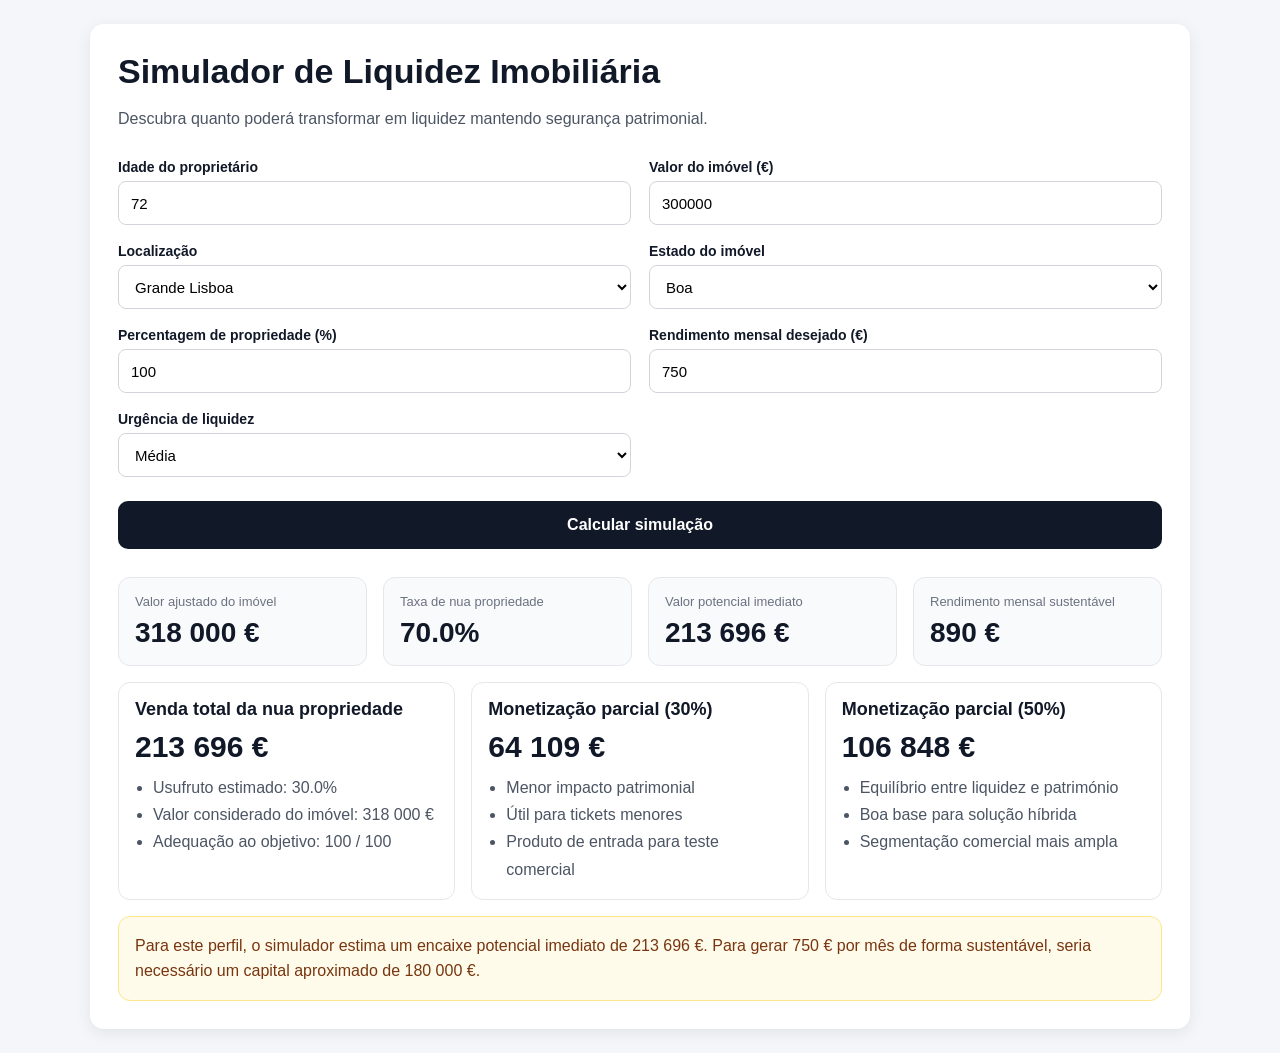
<file: index.html>
<!DOCTYPE html>
<html lang="pt">
<head>
  <meta charset="UTF-8" />
  <meta name="viewport" content="width=device-width, initial-scale=1.0" />
  <title>Simulador de Liquidez Imobiliária</title>
  <style>
    * {
      box-sizing: border-box;
    }

    body {
      margin: 0;
      font-family: Arial, sans-serif;
      background: #f4f6f9;
      color: #111827;
      padding: 24px;
    }

    .container {
      max-width: 1100px;
      margin: 0 auto;
      background: #ffffff;
      border-radius: 14px;
      box-shadow: 0 4px 16px rgba(0, 0, 0, 0.08);
      padding: 28px;
    }

    h1 {
      margin-top: 0;
      margin-bottom: 8px;
      font-size: 34px;
    }

    .subtitle {
      color: #4b5563;
      margin-bottom: 28px;
      line-height: 1.5;
    }

    .grid {
      display: grid;
      grid-template-columns: 1fr 1fr;
      gap: 18px;
    }

    .field {
      display: flex;
      flex-direction: column;
      gap: 6px;
    }

    label {
      font-weight: 700;
      font-size: 14px;
    }

    input,
    select {
      width: 100%;
      height: 44px;
      padding: 0 12px;
      border: 1px solid #d1d5db;
      border-radius: 8px;
      font-size: 15px;
      background: white;
    }

    button {
      margin-top: 24px;
      width: 100%;
      height: 48px;
      border: none;
      border-radius: 10px;
      background: #111827;
      color: white;
      font-size: 16px;
      font-weight: 700;
      cursor: pointer;
    }

    button:hover {
      background: #1f2937;
    }

    .results {
      margin-top: 28px;
      display: grid;
      gap: 16px;
    }

    .metrics {
      display: grid;
      grid-template-columns: repeat(4, 1fr);
      gap: 16px;
    }

    .metric {
      background: #f8fafc;
      border: 1px solid #e5e7eb;
      border-radius: 12px;
      padding: 16px;
    }

    .metric-label {
      font-size: 13px;
      color: #6b7280;
      margin-bottom: 8px;
    }

    .metric-value {
      font-size: 28px;
      font-weight: 700;
    }

    .scenarios {
      display: grid;
      grid-template-columns: repeat(3, 1fr);
      gap: 16px;
    }

    .scenario {
      background: white;
      border: 1px solid #e5e7eb;
      border-radius: 12px;
      padding: 16px;
    }

    .scenario h3 {
      margin-top: 0;
      margin-bottom: 10px;
      font-size: 18px;
    }

    .scenario .value {
      font-size: 30px;
      font-weight: 700;
      margin-bottom: 10px;
    }

    .scenario ul {
      margin: 0;
      padding-left: 18px;
      color: #4b5563;
      line-height: 1.7;
    }

    .note {
      background: #fffbeb;
      border: 1px solid #fde68a;
      color: #78350f;
      border-radius: 12px;
      padding: 16px;
      line-height: 1.6;
    }

    @media (max-width: 900px) {
      .grid,
      .metrics,
      .scenarios {
        grid-template-columns: 1fr;
      }

      h1 {
        font-size: 28px;
      }
    }
  </style>
</head>
<body>
  <div class="container">
    <h1>Simulador de Liquidez Imobiliária</h1>
    <p class="subtitle">
      Descubra quanto poderá transformar em liquidez mantendo segurança patrimonial.
    </p>

    <div class="grid">
      <div class="field">
        <label for="age">Idade do proprietário</label>
        <input id="age" type="number" value="72" min="55" max="100" />
      </div>

      <div class="field">
        <label for="propertyValue">Valor do imóvel (€)</label>
        <input id="propertyValue" type="number" value="300000" min="50000" step="5000" />
      </div>

      <div class="field">
        <label for="location">Localização</label>
        <select id="location">
          <option value="lisboa">Grande Lisboa</option>
          <option value="porto">Grande Porto</option>
          <option value="algarve">Algarve</option>
          <option value="setubal">Setúbal</option>
          <option value="centro">Centro</option>
          <option value="norte">Norte</option>
          <option value="alentejo">Alentejo</option>
          <option value="ilhas">Açores / Madeira</option>
        </select>
      </div>

      <div class="field">
        <label for="condition">Estado do imóvel</label>
        <select id="condition">
          <option value="excelente">Excelente</option>
          <option value="boa" selected>Boa</option>
          <option value="media">Média</option>
          <option value="remodelar">A remodelar</option>
        </select>
      </div>

      <div class="field">
        <label for="ownershipShare">Percentagem de propriedade (%)</label>
        <input id="ownershipShare" type="number" value="100" min="10" max="100" step="5" />
      </div>

      <div class="field">
        <label for="desiredMonthlyIncome">Rendimento mensal desejado (€)</label>
        <input id="desiredMonthlyIncome" type="number" value="750" min="0" step="50" />
      </div>

      <div class="field">
        <label for="urgency">Urgência de liquidez</label>
        <select id="urgency">
          <option value="baixa">Baixa</option>
          <option value="media" selected>Média</option>
          <option value="alta">Alta</option>
        </select>
      </div>
    </div>

    <button onclick="calculateSimulation()">Calcular simulação</button>

    <div class="results">
      <div class="metrics">
        <div class="metric">
          <div class="metric-label">Valor ajustado do imóvel</div>
          <div class="metric-value" id="adjustedPropertyValue">—</div>
        </div>

        <div class="metric">
          <div class="metric-label">Taxa de nua propriedade</div>
          <div class="metric-value" id="bareOwnershipRate">—</div>
        </div>

        <div class="metric">
          <div class="metric-label">Valor potencial imediato</div>
          <div class="metric-value" id="estimatedUpfront">—</div>
        </div>

        <div class="metric">
          <div class="metric-label">Rendimento mensal sustentável</div>
          <div class="metric-value" id="sustainableMonthlyIncome">—</div>
        </div>
      </div>

      <div class="scenarios">
        <div class="scenario">
          <h3>Venda total da nua propriedade</h3>
          <div class="value" id="scenarioAValue">—</div>
          <ul>
            <li id="scenarioA1">—</li>
            <li id="scenarioA2">—</li>
            <li id="scenarioA3">—</li>
          </ul>
        </div>

        <div class="scenario">
          <h3>Monetização parcial (30%)</h3>
          <div class="value" id="scenario30">—</div>
          <ul>
            <li>Menor impacto patrimonial</li>
            <li>Útil para tickets menores</li>
            <li>Produto de entrada para teste comercial</li>
          </ul>
        </div>

        <div class="scenario">
          <h3>Monetização parcial (50%)</h3>
          <div class="value" id="scenario50">—</div>
          <ul>
            <li>Equilíbrio entre liquidez e património</li>
            <li>Boa base para solução híbrida</li>
            <li>Segmentação comercial mais ampla</li>
          </ul>
        </div>
      </div>

      <div class="note" id="commercialNote">
        Para este perfil, o simulador estima um encaixe potencial imediato de —.
      </div>
    </div>
  </div>

  <script>
    function currency(value) {
      return new Intl.NumberFormat("pt-PT", {
        style: "currency",
        currency: "EUR",
        maximumFractionDigits: 0
      }).format(Number.isFinite(value) ? value : 0);
    }

    function percent(value) {
      return (value * 100).toFixed(1) + "%";
    }

    function clamp(value, min, max) {
      return Math.min(Math.max(value, min), max);
    }

    function getUsufructRate(age) {
      if (age < 60) return 0.45;
      if (age <= 64) return 0.40;
      if (age <= 69) return 0.35;
      if (age <= 74) return 0.30;
      if (age <= 79) return 0.25;
      if (age <= 84) return 0.20;
      return 0.15;
    }

    function getLocationAdjustment(zone) {
      const map = {
        lisboa: 1.06,
        porto: 1.04,
        algarve: 1.05,
        setubal: 1.00,
        centro: 0.97,
        norte: 0.96,
        alentejo: 0.94,
        ilhas: 0.95
      };
      return map[zone] || 1;
    }

    function getConditionAdjustment(condition) {
      const map = {
        excelente: 1.02,
        boa: 1.00,
        media: 0.95,
        remodelar: 0.88
      };
      return map[condition] || 1;
    }

    function calculateSimulation() {
      const age = Number(document.getElementById("age").value) || 0;
      const propertyValue = Number(document.getElementById("propertyValue").value) || 0;
      const location = document.getElementById("location").value;
      const condition = document.getElementById("condition").value;
      const ownershipShare = (Number(document.getElementById("ownershipShare").value) || 0) / 100;
      const desiredMonthlyIncome = Number(document.getElementById("desiredMonthlyIncome").value) || 0;
      const urgency = document.getElementById("urgency").value;

      const usufructRate = getUsufructRate(age);
      const bareOwnershipRate = 1 - usufructRate;
      const locationAdj = getLocationAdjustment(location);
      const conditionAdj = getConditionAdjustment(condition);

      const adjustedPropertyValue = propertyValue * locationAdj * conditionAdj;
      const ownedValue = adjustedPropertyValue * ownershipShare;
      const bareOwnershipValue = ownedValue * bareOwnershipRate;

      const quickSaleDiscount =
        urgency === "alta" ? 0.92 :
        urgency === "media" ? 0.96 :
        1;

      const estimatedUpfront = bareOwnershipValue * quickSaleDiscount;
      const partial30 = estimatedUpfront * 0.3;
      const partial50 = estimatedUpfront * 0.5;

      const notionalAnnualYield = 0.05;
      const sustainableMonthlyIncome = (estimatedUpfront * notionalAnnualYield) / 12;
      const equivalentCapitalNeeded =
        desiredMonthlyIncome > 0 ? (desiredMonthlyIncome * 12) / notionalAnnualYield : 0;

      const fitScore = clamp(
        (estimatedUpfront / Math.max(equivalentCapitalNeeded, 1)) * 100,
        0,
        100
      );

      document.getElementById("adjustedPropertyValue").textContent = currency(adjustedPropertyValue);
      document.getElementById("bareOwnershipRate").textContent = percent(bareOwnershipRate);
      document.getElementById("estimatedUpfront").textContent = currency(estimatedUpfront);
      document.getElementById("sustainableMonthlyIncome").textContent = currency(sustainableMonthlyIncome);

      document.getElementById("scenarioAValue").textContent = currency(estimatedUpfront);
      document.getElementById("scenarioA1").textContent = "Usufruto estimado: " + percent(usufructRate);
      document.getElementById("scenarioA2").textContent = "Valor considerado do imóvel: " + currency(ownedValue);
      document.getElementById("scenarioA3").textContent = "Adequação ao objetivo: " + fitScore.toFixed(0) + " / 100";

      document.getElementById("scenario30").textContent = currency(partial30);
      document.getElementById("scenario50").textContent = currency(partial50);

      document.getElementById("commercialNote").textContent =
        "Para este perfil, o simulador estima um encaixe potencial imediato de " +
        currency(estimatedUpfront) +
        ". Para gerar " +
        currency(desiredMonthlyIncome) +
        " por mês de forma sustentável, seria necessário um capital aproximado de " +
        currency(equivalentCapitalNeeded) +
        ".";
    }

    calculateSimulation();
  </script>
</body>
</html>
</file>
